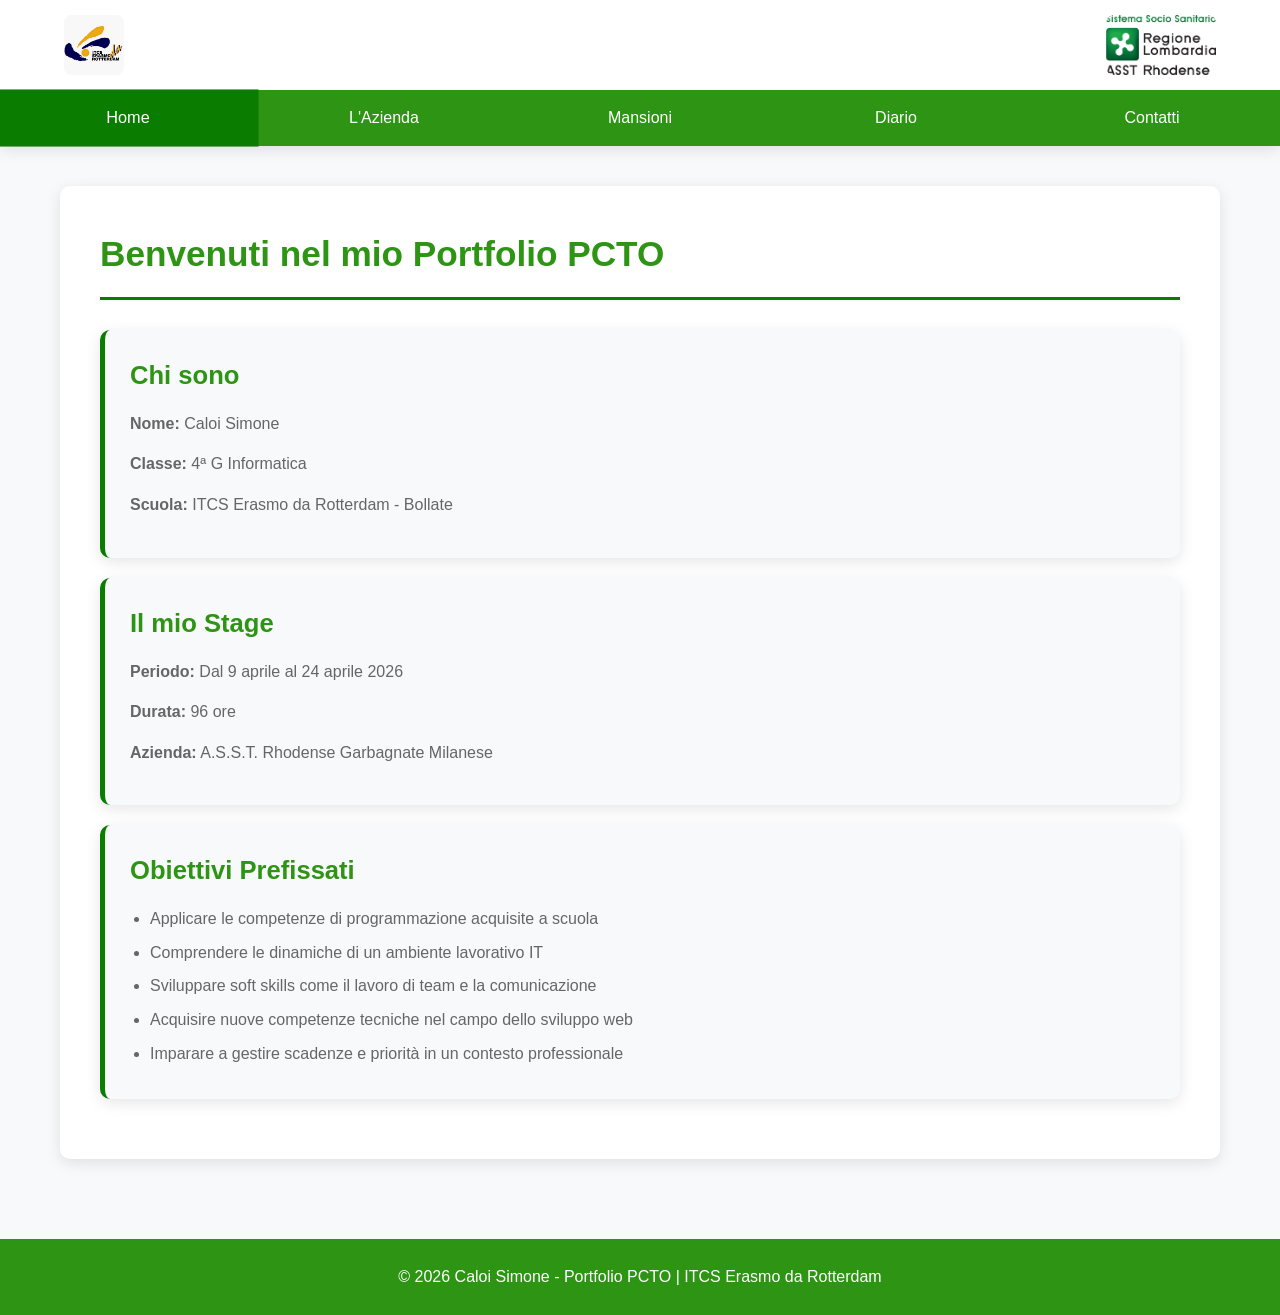
<file: index.html>
<!DOCTYPE html>
<html lang="it">
<head>
    <meta charset="UTF-8">
    <meta name="viewport" content="width=device-width, initial-scale=1.0">
    <title>Portfolio PCTO - Caloi Simone</title>
    <link rel="stylesheet" href="./style.css">
</head>
<body>
    <header class="header-principale">
        <div class="loghi-container">
            <img src="./foto.jpg" class="logo">
            <img src="./logo.png" alt="Logo Azienda" class="logo">
        </div>
        <nav class="nav-menu">
            <ul>
                <li><a href="./index.html" class="attivo">Home</a></li>
                <li><a href="./chi_siamo.html">L'Azienda</a></li>
                <li><a href="./mansioni.html">Mansioni</a></li>
                <li><a href="./diario.html">Diario</a></li>
                <li><a href="./contatti.html">Contatti</a></li>
            </ul>
        </nav>
    </header>

    <main>
       
        <section class="presentazione">
            <h1>Benvenuti nel mio Portfolio PCTO</h1>
            
            <div class="info-card">
                <h2>Chi sono</h2>
                <p><strong>Nome:</strong> Caloi Simone</p>
                <p><strong>Classe:</strong> 4ª G Informatica</p>
                <p><strong>Scuola:</strong> ITCS Erasmo da Rotterdam - Bollate</p>
            </div>

            <div class="info-card">
                <h2>Il mio Stage</h2>
                <p><strong>Periodo:</strong> Dal 9 aprile al 24 aprile 2026</p>
                <p><strong>Durata:</strong> 96 ore</p>
                <p><strong>Azienda:</strong> A.S.S.T. Rhodense Garbagnate Milanese</p>
            </div>

            <div class="info-card">
                <h2>Obiettivi Prefissati</h2>
                <ul>
                    <li>Applicare le competenze di programmazione acquisite a scuola</li>
                    <li>Comprendere le dinamiche di un ambiente lavorativo IT</li>
                    <li>Sviluppare soft skills come il lavoro di team e la comunicazione</li>
                    <li>Acquisire nuove competenze tecniche nel campo dello sviluppo web</li>
                    <li>Imparare a gestire scadenze e priorità in un contesto professionale</li>
                </ul>
            </div>
        </section>
    </main>

    <footer>
        <p>&copy; 2026 Caloi Simone - Portfolio PCTO | ITCS Erasmo da Rotterdam</p>
    </footer>
</body>
</html>
</file>
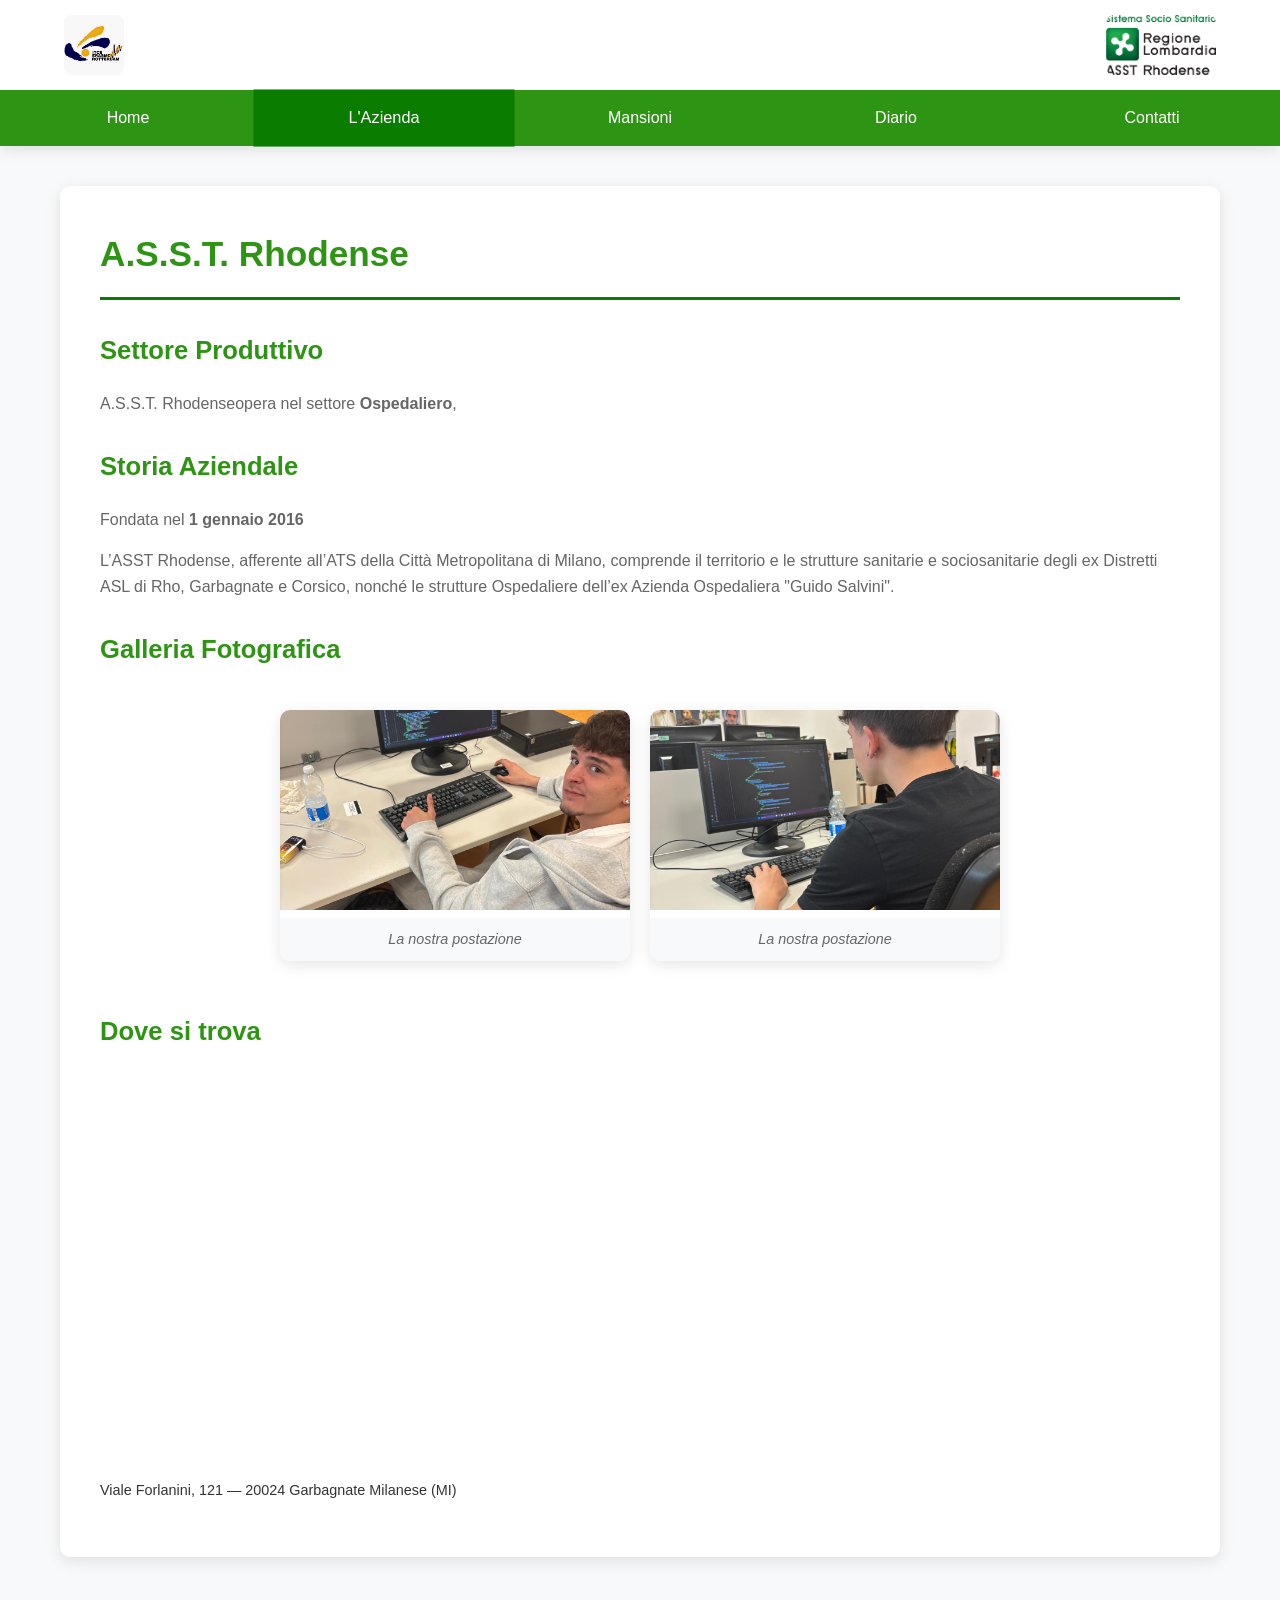
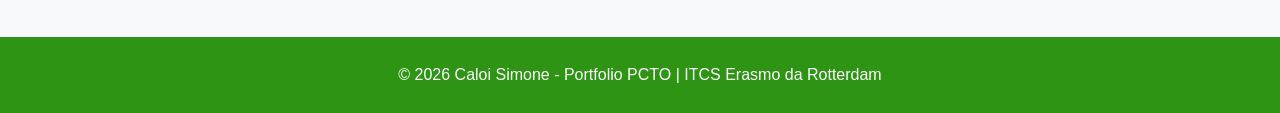
<file: chi_siamo.html>
<!DOCTYPE html>
<html lang="it">
<head>
    <meta charset="UTF-8">
    <meta name="viewport" content="width=device-width, initial-scale=1.0">
    <title>L'Azienda - Portfolio PCTO</title>
    <link rel="stylesheet" href="style.css">
</head>
<body>
    <header class="header-principale">
        <div class="loghi-container">
            <img src="foto.jpg" alt="Logo IIS Erasmo da Rotterdam" class="logo">
            <img src="logo.png" alt="Logo Azienda" class="logo">
        </div>
        <nav class="nav-menu">
            <ul>
                <li><a href="index.html">Home</a></li>
                <li><a href="chi_siamo.html" class="attivo">L'Azienda</a></li>
                <li><a href="mansioni.html">Mansioni</a></li>
                <li><a href="diario.html">Diario</a></li>
                <li><a href="contatti.html">Contatti</a></li>
            </ul>
        </nav>
    </header>

    <main>
        <section class="contenuto-pagina">
            <h1>A.S.S.T. Rhodense</h1>

            <article class="descrizione-azienda">
                <h2>Settore Produttivo</h2>
                <p>A.S.S.T. Rhodenseopera nel settore <strong>Ospedaliero</strong>, 
                </p>
                
            </article>

            <article class="storia-azienda">
                <h2>Storia Aziendale</h2>
                <p>Fondata nel <strong> 1 gennaio 2016</strong> </p>
                
                <p>L’ASST Rhodense, afferente all’ATS della Città Metropolitana di Milano, comprende il territorio e le strutture sanitarie e sociosanitarie degli ex Distretti ASL di Rho, Garbagnate e Corsico, nonché le strutture Ospedaliere dell’ex Azienda Ospedaliera "Guido Salvini".</p>
            </article>

            <section class="galleria">
                <h2>Galleria Fotografica</h2>
                <div class="galleria-grid">
                    <figure>
                        <img src="SECCHI.jpeg" alt="Gli uffici open space">
                        <figcaption>La nostra postazione</figcaption>
                    </figure>
                    <figure>
                        <img src="calo.jpeg" alt="Laboratorio tecnico">
                        <figcaption>La nostra postazione</figcaption>
                    </figure>
                </div>
            </section>

            <section>
      <h2>Dove si trova</h2>
      <div class="mappa-wrapper">
        <iframe
          src="https://www.google.com/maps/embed?pb=!1m18!1m12!1m3!1d2793.123456789!2d9.0757!3d45.5766!2m3!1f0!2f0!3f0!3m2!1i1024!2i768!4f13.1!3m3!1m2!1s0x4786bf4b6b6b6b6b%3A0x1234567890abcdef!2sOspedale%20di%20Garbagnate%20Milanese!5e0!3m2!1sit!2sit!4v1234567890"
          title="Mappa Ospedale ASST Rhodense — Garbagnate Milanese"
          allowfullscreen=""
          width="100%" 
                        height="400" 
                        style="border:0;" 
          loading="lazy"
          referrerpolicy="no-referrer-when-downgrade">
        </iframe>
      </div>
      <p style="font-size:0.9rem; color:var(--testo-muted);">
     Viale Forlanini, 121 — 20024 Garbagnate Milanese (MI)
      </p>
    </section>
                        
                        
    </main>

    <footer>
        <p>&copy; 2026 Caloi Simone - Portfolio PCTO | ITCS Erasmo da Rotterdam</p>
    </footer>
</body>
</html>
</file>
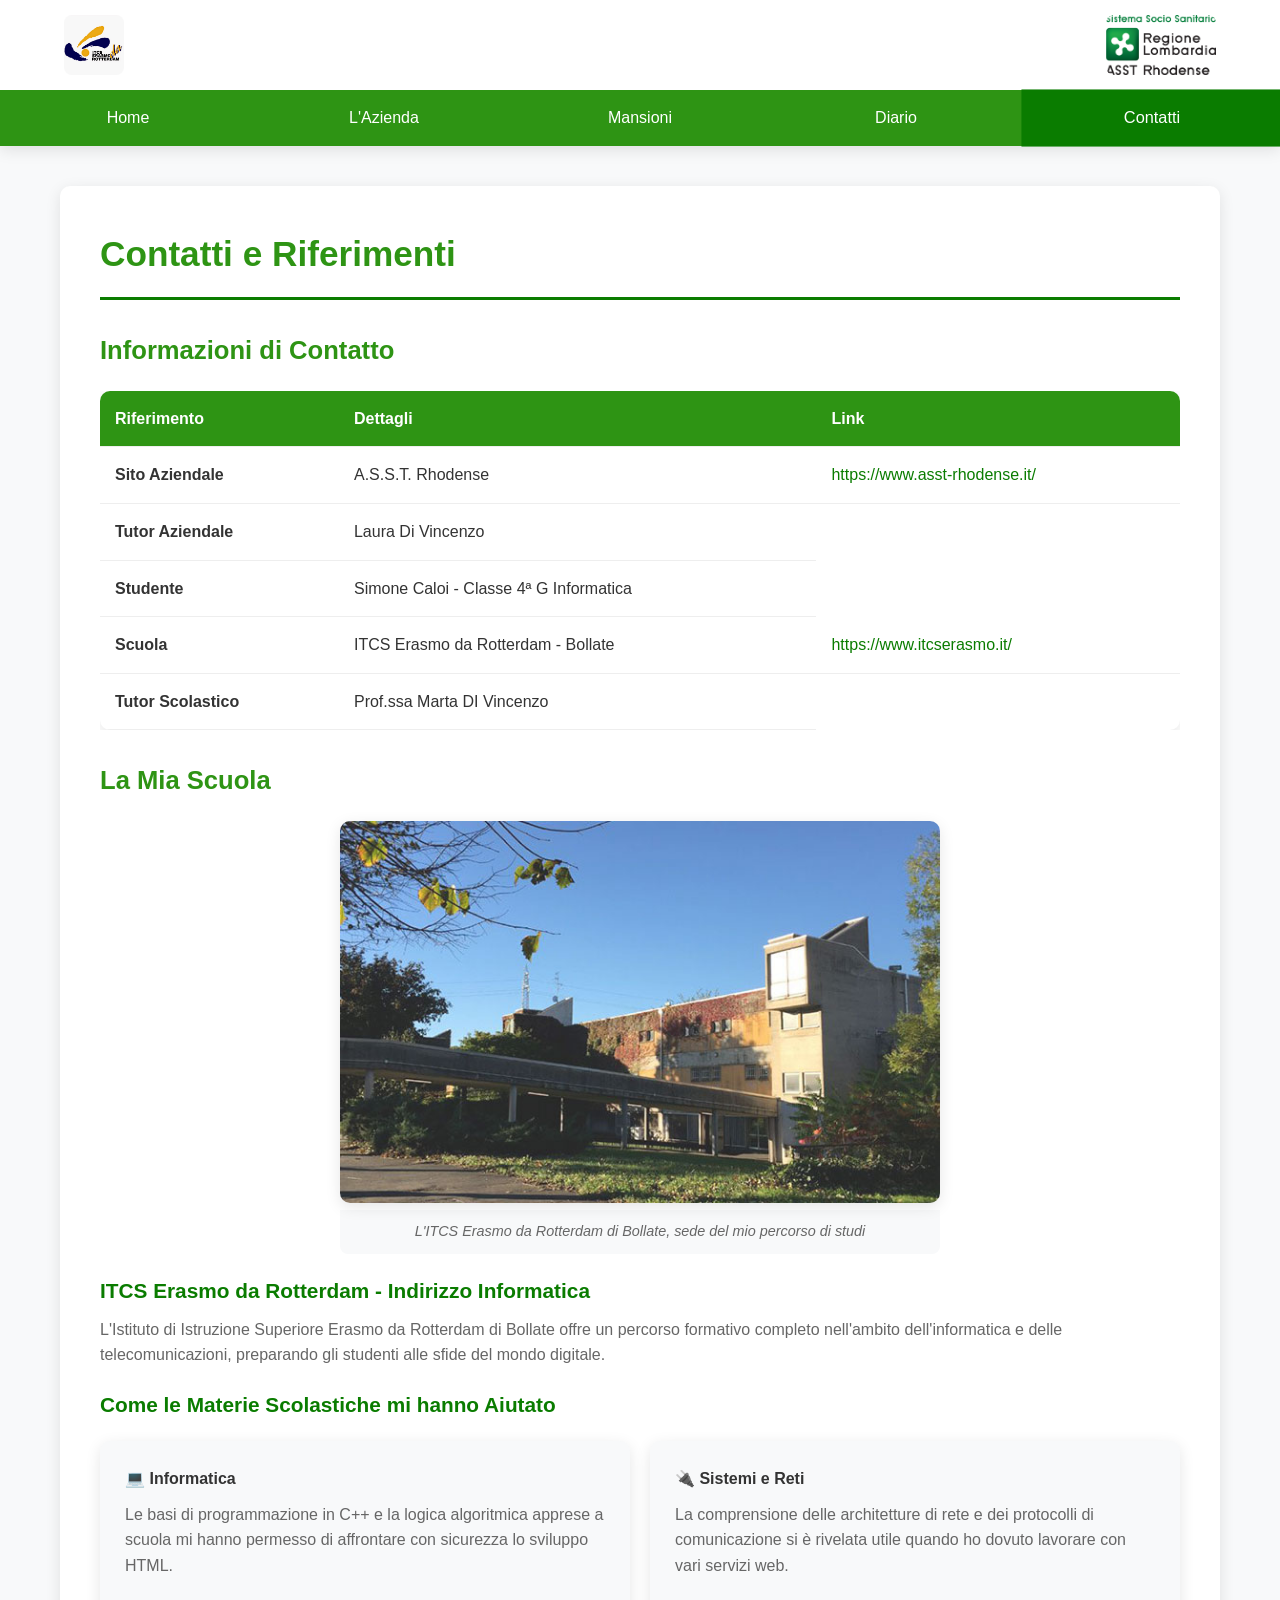
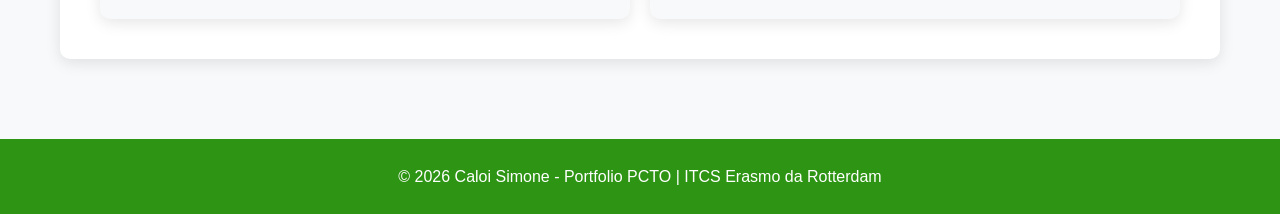
<file: contatti.html>
<!DOCTYPE html>
<html lang="it">
<head>
    <meta charset="UTF-8">
    <meta name="viewport" content="width=device-width, initial-scale=1.0">
    <title>Contatti - Portfolio PCTO</title>
    <link rel="stylesheet" href="style.css">
</head>
<body>
    <header class="header-principale">
        <div class="loghi-container">
            <img src="foto.jpg" alt="Logo IIS Erasmo da Rotterdam" class="logo">
            <img src="logo.png" alt="Logo Azienda" class="logo">
        </div>
        <nav class="nav-menu">
            <ul>
                <li><a href="./index.html">Home</a></li>
                <li><a href="./chi_siamo.html">L'Azienda</a></li>
                <li><a href="./mansioni.html">Mansioni</a></li>
                <li><a href="./diario.html">Diario</a></li>
                <li><a href="./contatti.html" class="attivo">Contatti</a></li>
            </ul>
        </nav>
    </header>

    <main>
        <section class="contenuto-pagina">
            <h1>Contatti e Riferimenti</h1>

            <article class="tabella-contatti-sezione">
                <h2>Informazioni di Contatto</h2>
                <div class="tabella-container">
                    <table class="tabella-contatti">
                        <thead>
                            <tr>
                                <th>Riferimento</th>
                                <th>Dettagli</th>
                                <th>Link</th>
                            </tr>
                        </thead>
                        <tbody>
                            <tr>
                                <td><strong>Sito Aziendale</strong></td>
                                <td>A.S.S.T. Rhodense</td>
                                <td><a href="https://www.asst-rhodense.it/" target="_blank">https://www.asst-rhodense.it/</a></td>
                            </tr>
                            <tr>
                                <td><strong>Tutor Aziendale</strong></td>
                                <td>Laura Di Vincenzo</td>
                            </tr>
                            <tr>
                                <td><strong>Studente</strong></td>
                                <td>Simone Caloi - Classe 4ª G Informatica</td>
                            </tr>
                            <tr>
                                <td><strong>Scuola</strong></td>
                                <td>ITCS Erasmo da Rotterdam - Bollate</td>
                                <td><a href="https://www.itcserasmo.it/" target="_blank">https://www.itcserasmo.it/</a></td>
                            </tr>
                            <tr>
                                <td><strong>Tutor Scolastico</strong></td>
                                <td>Prof.ssa Marta DI Vincenzo</td>
                            </tr>
                        </tbody>
                    </table>
                </div>
            </article>

            <article class="scuola-sezione">
                <h2>La Mia Scuola</h2>
                <figure class="scuola-foto">
                    <img src="scuola.jpg" alt="Edificio IIS Erasmo da Rotterdam">
                    <figcaption>L'ITCS Erasmo da Rotterdam di Bollate, sede del mio percorso di studi</figcaption>
                </figure>

                <div class="scuola-descrizione">
                    <h3>ITCS Erasmo da Rotterdam - Indirizzo Informatica</h3>
                    <p>L'Istituto di Istruzione Superiore Erasmo da Rotterdam di Bollate offre 
                    un percorso formativo completo nell'ambito dell'informatica e delle telecomunicazioni, 
                    preparando gli studenti alle sfide del mondo digitale.</p>

                    <h3>Come le Materie Scolastiche mi hanno Aiutato</h3>
                    <div class="materie-grid">
                        <div class="materia-card">
                            <h4>💻 Informatica</h4>
                            <p>Le basi di programmazione in C++ e la logica algoritmica apprese 
                            a scuola mi hanno permesso di affrontare con sicurezza lo sviluppo 
                            HTML.</p>
                        </div>
                        <div class="materia-card">
                            <h4>🔌 Sistemi e Reti</h4>
                            <p>La comprensione delle architetture di rete e dei protocolli di 
                            comunicazione si è rivelata utile quando ho dovuto lavorare 
                            con vari servizi web.</p>
                        </div>
                </div>
            </article>
        </section>
    </main>

    <footer>
        <p>&copy; 2026 Caloi Simone - Portfolio PCTO | ITCS Erasmo da Rotterdam</p>
    </footer>
</body>
</html>
</file>
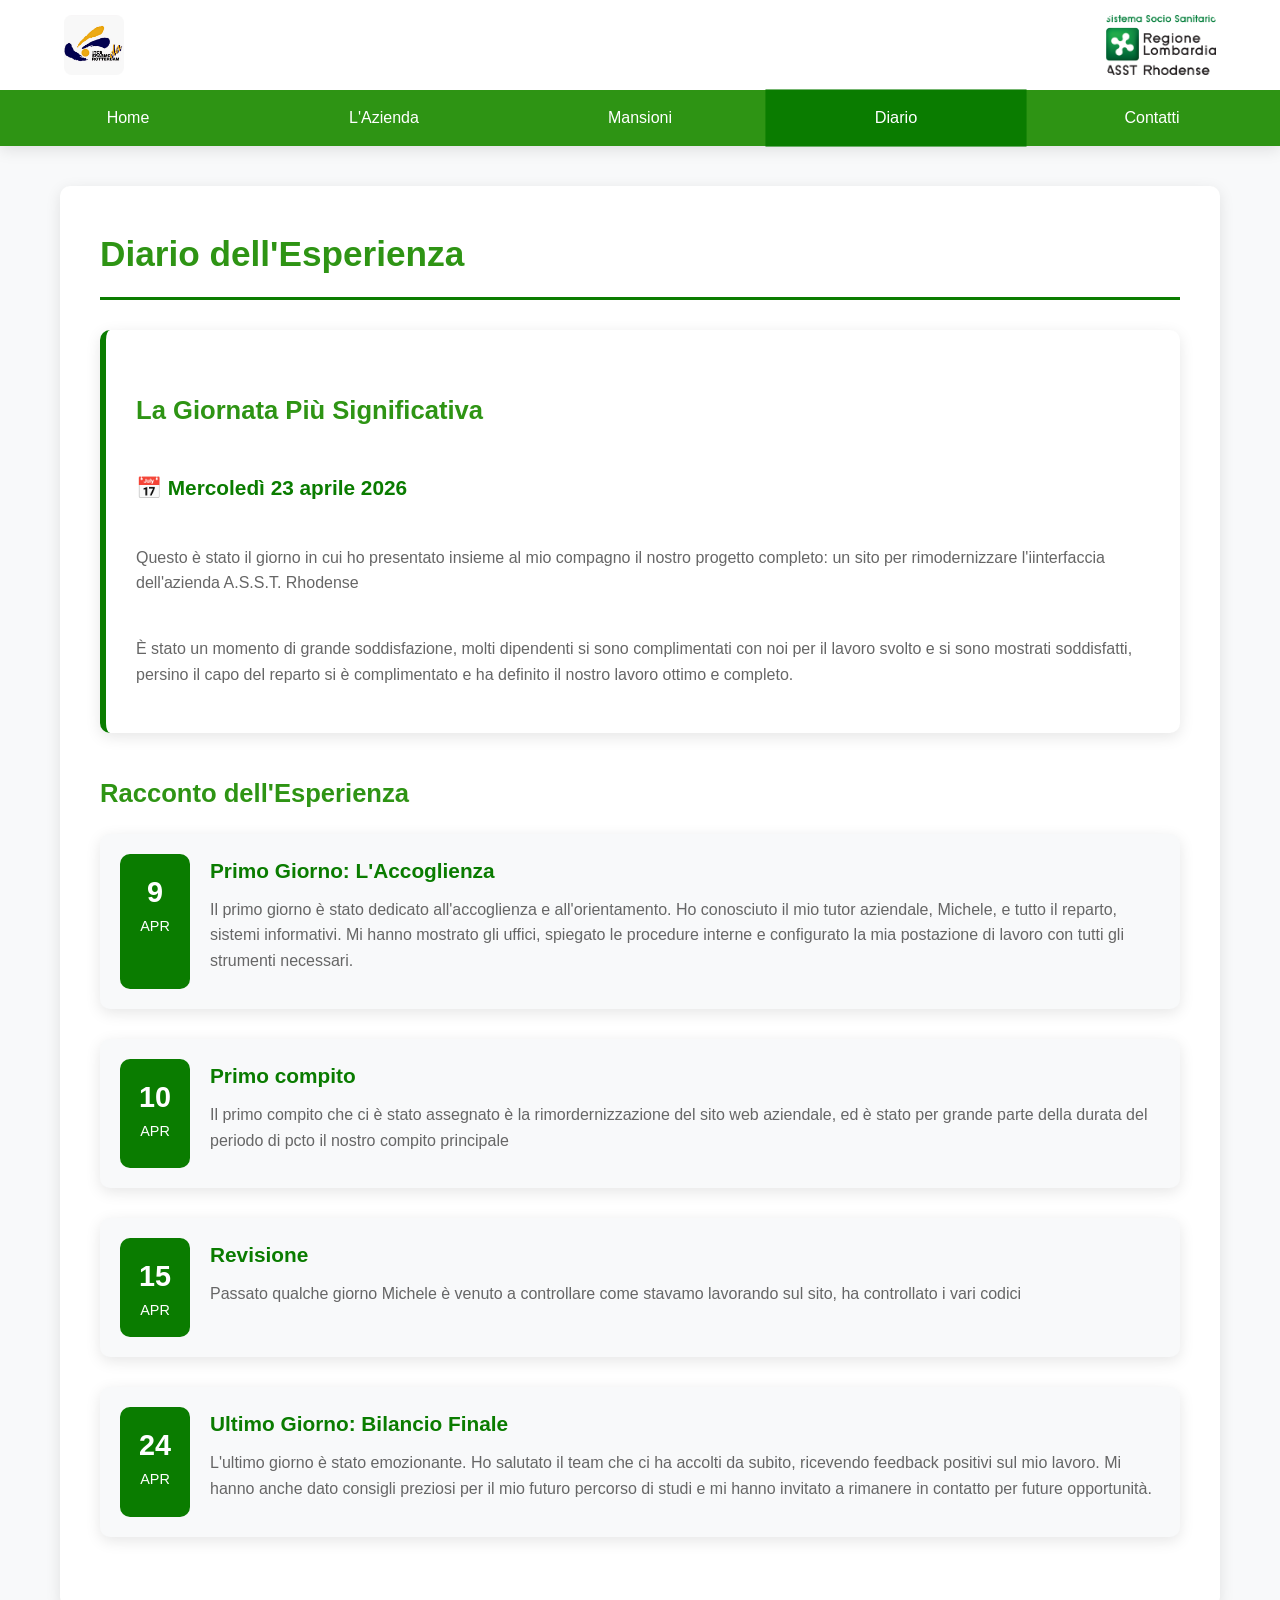
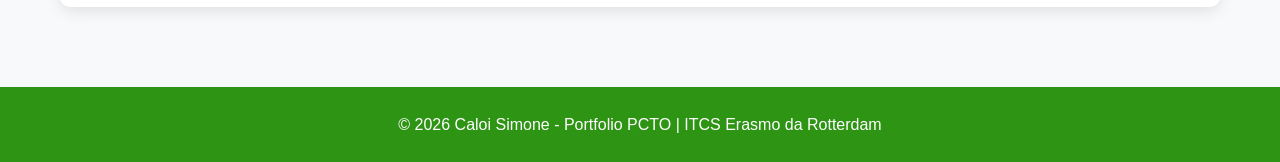
<file: diario.html>
<!DOCTYPE html>
<html lang="it">
<head>
    <meta charset="UTF-8">
    <meta name="viewport" content="width=device-width, initial-scale=1.0">
    <title>Diario - Portfolio PCTO</title>
    <link rel="stylesheet" href="style.css">
</head>
<body>
    <header class="header-principale">
        <div class="loghi-container">
            <img src="foto.jpg" alt="Logo IIS Erasmo da Rotterdam" class="logo">
            <img src="logo.png" alt="Logo Azienda" class="logo">
        </div>
        <nav class="nav-menu">
            <ul>
                <li><a href="./index.html">Home</a></li>
                <li><a href="./chi_siamo.html">L'Azienda</a></li>
                <li><a href="./mansioni.html">Mansioni</a></li>
                <li><a href="./diario.html" class="attivo">Diario</a></li>
                <li><a href="./contatti.html">Contatti</a></li>
            </ul>
        </nav>
    </header>

    <main>
        <section class="contenuto-pagina">
            <h1>Diario dell'Esperienza</h1>


            <article class="giornata-speciale">
                <h2>La Giornata Più Significativa</h2>
                <div class="top-day-content">
                    
                    <div class="top-day-testo">
                        <h3>📅 Mercoledì 23 aprile 2026</h3>
                        
                        <h4>Aspetto Tecnico</h4>
                        <p>Questo è stato il giorno in cui ho presentato insieme al mio compagno il nostro progetto 
                        completo: un sito per rimodernizzare l'iinterfaccia dell'azienda A.S.S.T. Rhodense </p>
                        
                        <h4>Aspetto Emotivo e Formativo</h4>
                        <p>È stato un momento di grande soddisfazione, molti dipendenti si sono complimentati con noi per il lavoro svolto e si sono mostrati soddisfatti, persino il capo del reparto si è complimentato e ha definito il nostro lavoro ottimo e completo.</p>
                    </div>
                </div>
            </article>

            <!-- Storytelling visivo -->
            <article class="diario-entries">
                <h2>Racconto dell'Esperienza</h2>

                <div class="entry">
                    <div class="entry-data">
                        <span class="giorno">9</span>
                        <span class="mese">APR</span>
                    </div>
                    <div class="entry-contenuto">
                        <h3>Primo Giorno: L'Accoglienza</h3>
                        <p>Il primo giorno è stato dedicato all'accoglienza e all'orientamento. 
                        Ho conosciuto il mio tutor aziendale, Michele, e tutto il reparto, sistemi informativi. 
                        Mi hanno mostrato gli uffici, spiegato le procedure interne e configurato 
                        la mia postazione di lavoro con tutti gli strumenti necessari.</p>
                    </div>
                </div>

                <div class="entry">
                    <div class="entry-data">
                        <span class="giorno">10</span>
                        <span class="mese">APR</span>
                    </div>
                    <div class="entry-contenuto">
                        <h3>Primo compito</h3>
                        <p>Il primo compito che ci è stato assegnato è la rimordernizzazione del sito web aziendale, ed è stato per grande parte della durata del periodo di pcto il nostro compito principale</p>
                    </div>
                </div>

                <div class="entry">
                    <div class="entry-data">
                        <span class="giorno">15</span>
                        <span class="mese">APR</span>
                    </div>
                    <div class="entry-contenuto">
                        <h3>Revisione</h3>
                        <p>Passato qualche giorno Michele è venuto a controllare come stavamo lavorando sul sito, ha controllato i vari codici</p>
                    </div>
                </div>

                <div class="entry">
                    <div class="entry-data">
                        <span class="giorno">24</span>
                        <span class="mese">APR</span>
                    </div>
                    <div class="entry-contenuto">
                        <h3>Ultimo Giorno: Bilancio Finale</h3>
                        <p>L'ultimo giorno è stato emozionante. Ho salutato il team che ci ha 
                        accolti da subito, ricevendo feedback positivi sul mio lavoro. 
                        Mi hanno anche dato consigli preziosi per il mio futuro percorso di studi 
                        e mi hanno invitato a rimanere in contatto per future opportunità.</p>
                    </div>
                </div>
            </article>
        </section>
    </main>

    <footer>
        <p>&copy; 2026 Caloi Simone - Portfolio PCTO | ITCS Erasmo da Rotterdam</p>
    </footer>
</body>
</html>
</file>
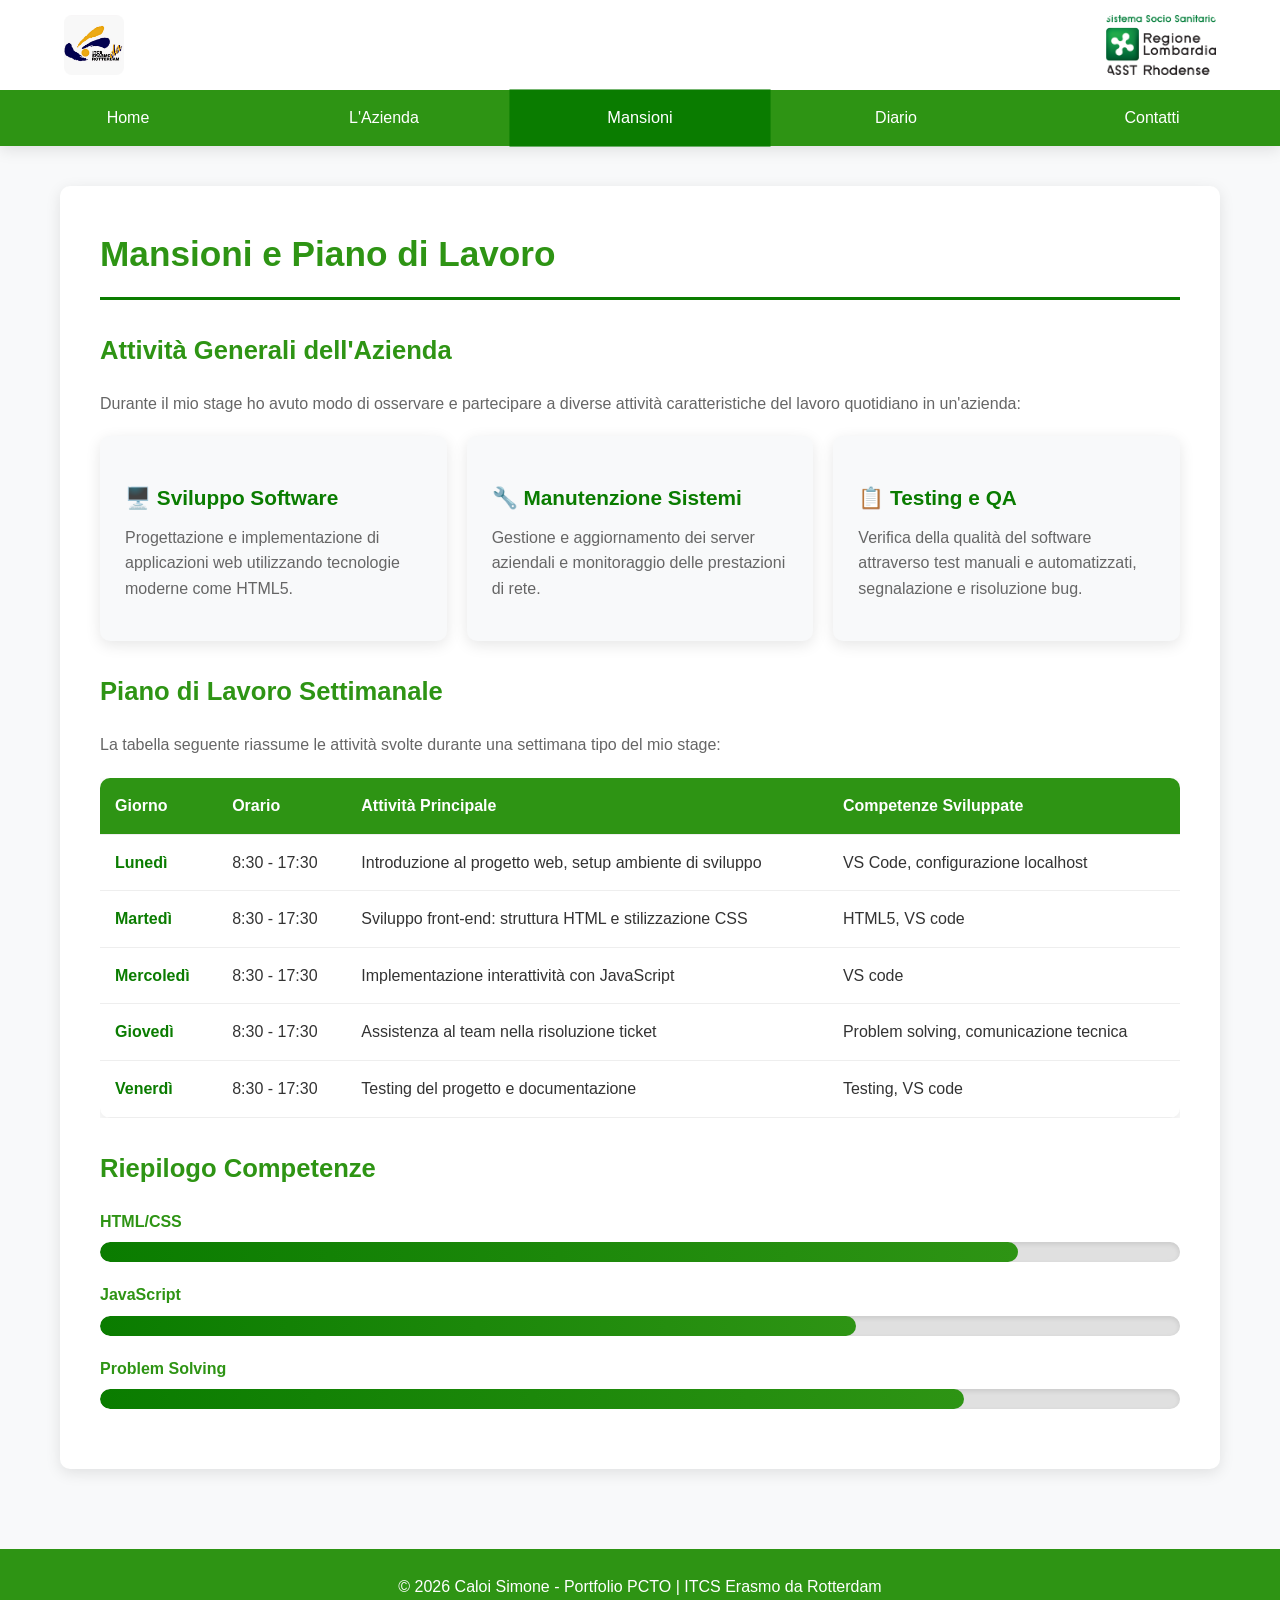
<file: mansioni.html>
<!DOCTYPE html>
<html lang="it">
<head>
    <meta charset="UTF-8">
    <meta name="viewport" content="width=device-width, initial-scale=1.0">
    <title>Mansioni - Portfolio PCTO</title>
    <link rel="stylesheet" href="style.css">
</head>
<body>
    <header class="header-principale">
        <div class="loghi-container">
            <img src="foto.jpg" alt="Logo IIS Erasmo da Rotterdam" class="logo">
            <img src="logo.png" alt="Logo Azienda" class="logo">
        </div>
        <nav class="nav-menu">
            <ul>
                <li><a href="./index.html">Home</a></li>
                <li><a href="./chi_siamo.html">L'Azienda</a></li>
                <li><a href="./mansioni.html" class="attivo">Mansioni</a></li>
                <li><a href="./diario.html">Diario</a></li>
                <li><a href="./contatti.html">Contatti</a></li>
            </ul>
        </nav>
    </header>

    <main>
        <section class="contenuto-pagina">
            <h1>Mansioni e Piano di Lavoro</h1>

            <article class="attivita-aziendali">
                <h2>Attività Generali dell'Azienda</h2>
                <p>Durante il mio stage ho avuto modo di osservare e partecipare a diverse attività 
                caratteristiche del lavoro quotidiano in un'azienda:</p>
                
                <div class="attivita-grid">
                    <div class="attivita-card">
                        <h3>🖥️ Sviluppo Software</h3>
                        <p>Progettazione e implementazione di applicazioni web utilizzando 
                        tecnologie moderne come HTML5.</p>
                    </div>
                    <div class="attivita-card">
                        <h3>🔧 Manutenzione Sistemi</h3>
                        <p>Gestione e aggiornamento dei server aziendali
                        e monitoraggio delle prestazioni di rete.</p>
                    </div>
                    <div class="attivita-card">
                        <h3>📋 Testing e QA</h3>
                        <p>Verifica della qualità del software attraverso test manuali e 
                        automatizzati, segnalazione e risoluzione bug.</p>
                    </div>
                </div>
            </article>

            <article class="piano-lavoro">
                <h2>Piano di Lavoro Settimanale</h2>
                <p>La tabella seguente riassume le attività svolte durante una settimana tipo del mio stage:</p>
                
                <div class="tabella-container">
                    <table class="tabella-piano">
                        <thead>
                            <tr>
                                <th>Giorno</th>
                                <th>Orario</th>
                                <th>Attività Principale</th>
                                <th>Competenze Sviluppate</th>
                            </tr>
                        </thead>
                        <tbody>
                            <tr>
                                <td>Lunedì</td>
                                <td>8:30 - 17:30</td>
                                <td>Introduzione al progetto web, setup ambiente di sviluppo</td>
                                <td>VS Code, configurazione localhost</td>
                            </tr>
                            <tr>
                                <td>Martedì</td>
                                <td>8:30 - 17:30</td>
                                <td>Sviluppo front-end: struttura HTML e stilizzazione CSS</td>
                                <td>HTML5, VS code</td>
                            </tr>
                            <tr>
                                <td>Mercoledì</td>
                                <td>8:30 - 17:30</td>
                                <td>Implementazione interattività con JavaScript</td>
                                <td> VS code</td>
                            </tr>
                            <tr>
                                <td>Giovedì</td>
                                <td>8:30 - 17:30</td>
                                <td>Assistenza al team nella risoluzione ticket</td>
                                <td>Problem solving, comunicazione tecnica</td>
                            </tr>
                            <tr>
                                <td>Venerdì</td>
                                <td>8:30 - 17:30</td>
                                <td>Testing del progetto e documentazione</td>
                                <td>Testing, VS code</td>
                            </tr>
                        </tbody>
                    </table>
                </div>
            </article>

            <article class="competenze-acquisite">
                <h2>Riepilogo Competenze</h2>
                <div class="competenze-lista">
                    <div class="competenza">
                        <span class="competenza-nome">HTML/CSS</span>
                        <div class="barra-progresso">
                            <div class="progresso" style="width: 85%;"></div>
                        </div>
                    </div>
                    <div class="competenza">
                        <span class="competenza-nome">JavaScript</span>
                        <div class="barra-progresso">
                            <div class="progresso" style="width: 70%;"></div>
                        </div>
                    </div>
                    </div>
                    <div class="competenza">
                        <span class="competenza-nome">Problem Solving</span>
                        <div class="barra-progresso">
                            <div class="progresso" style="width: 80%;"></div>
                        </div>
                    </div>
                </div>
            </article>
        </section>
    </main>

    <footer>
        <p>&copy; 2026 Caloi Simone - Portfolio PCTO | ITCS Erasmo da Rotterdam</p>
    </footer>
</body>
</html>
</file>
<file: style.css>
/* ========================================
   RESET E VARIABILI
======================================== */
* {
    margin: 0;
    padding: 0;
    box-sizing: border-box;
}

:root {
    --colore-primario: #2e9414;
    --colore-secondario: #0a7c00;
    --colore-accento: #ffffff;
    --colore-sfondo: #f8f9fa;
    --colore-testo: #333;
    --colore-testo-chiaro: #666;
    --bianco: #fff;
    --ombra: 0 4px 15px rgba(0, 0, 0, 0.1);
    --ombra-hover: 0 8px 25px rgba(0, 0, 0, 0.15);
    --transizione: all 0.3s ease;
    --border-radius: 10px;
}

body {
    font-family: 'Segoe UI', Tahoma, Geneva, Verdana, sans-serif;
    line-height: 1.6;
    color: var(--colore-testo);
    background-color: var(--colore-sfondo);
}

/* ========================================
   HEADER E NAVIGAZIONE
======================================== */
.header-principale {
    background-color: var(--bianco);
    box-shadow: var(--ombra);
    position: sticky;
    top: 0;
    z-index: 1000;
}

.loghi-container {
    display: flex;
    justify-content: space-between;
    align-items: center;
    padding: 15px 5%;
    max-width: 1400px;
    margin: 0 auto;
}

.logo {
    height: 60px;
    width: auto;
    transition: var(--transizione);
}

.logo:hover {
    transform: scale(1.05);
}

/* Menu di navigazione con Flexbox */
.nav-menu {
    background-color: var(--colore-primario);
}

.nav-menu ul {
    display: flex;
    justify-content: space-around;
    align-items: center;
    list-style: none;
    max-width: 1400px;
    margin: 0 auto;
    padding: 0;
}

.nav-menu li {
    flex: 1;
    text-align: center;
}

.nav-menu a {
    display: block;
    color: var(--bianco);
    text-decoration: none;
    padding: 15px 20px;
    font-weight: 500;
    transition: var(--transizione);
}

.nav-menu a:hover,
.nav-menu a.attivo {
    background-color: var(--colore-secondario);
    transform: scale(1.02);
}

/* ========================================
   CONTENUTO PRINCIPALE
======================================== */
main {
    max-width: 1200px;
    margin: 0 auto;
    padding: 40px 20px;
}

.contenuto-pagina {
    background-color: var(--bianco);
    border-radius: var(--border-radius);
    padding: 40px;
    box-shadow: var(--ombra);
}

h1 {
    color: var(--colore-primario);
    font-size: 2.2rem;
    margin-bottom: 30px;
    padding-bottom: 15px;
    border-bottom: 3px solid var(--colore-secondario);
}

h2 {
    color: var(--colore-primario);
    font-size: 1.6rem;
    margin: 30px 0 20px;
}

h3 {
    color: var(--colore-secondario);
    font-size: 1.3rem;
    margin: 20px 0 10px;
}

p {
    margin-bottom: 15px;
    color: var(--colore-testo-chiaro);
}

/* ========================================
   HOME PAGE
======================================== */
.hero figure {
    margin-bottom: 30px;
}

.hero img {
    width: 100%;
    max-height: 400px;
    object-fit: cover;
    border-radius: var(--border-radius);
    box-shadow: var(--ombra);
}

.presentazione {
    background-color: var(--bianco);
    border-radius: var(--border-radius);
    padding: 40px;
    box-shadow: var(--ombra);
}

.info-card {
    background-color: var(--colore-sfondo);
    border-radius: var(--border-radius);
    padding: 25px;
    margin-bottom: 20px;
    border-left: 5px solid var(--colore-secondario);
    box-shadow: var(--ombra);
    transition: var(--transizione);
}

.info-card:hover {
    transform: translateX(5px);
    box-shadow: var(--ombra-hover);
}

.info-card h2 {
    margin-top: 0;
    margin-bottom: 15px;
}

.info-card ul {
    margin-left: 20px;
}

.info-card li {
    margin-bottom: 8px;
    color: var(--colore-testo-chiaro);
}

/* ========================================
   IMMAGINI RESPONSIVE
======================================== */
img {
    max-width: 100%;
    height: auto;
    border-radius: 8px;
    transition: var(--transizione);
}

img:hover {
    transform: scale(1.05);
    box-shadow: var(--ombra-hover);
}

figure {
    margin: 20px 0;
}

figcaption {
    font-style: italic;
    color: var(--colore-testo-chiaro);
    text-align: center;
    padding: 10px;
    font-size: 0.9rem;
    background-color: var(--colore-sfondo);
    border-radius: 0 0 8px 8px;
}

/* ========================================
   GALLERIA FOTOGRAFICA
======================================== */
.galleria-grid {
    display: flex;
    flex-wrap: wrap;
    gap: 20px;
    justify-content: center;
}

.galleria-grid figure {
    flex: 1 1 300px;
    max-width: 350px;
    background-color: var(--bianco);
    border-radius: var(--border-radius);
    overflow: hidden;
    box-shadow: var(--ombra);
    transition: var(--transizione);
}

.galleria-grid figure:hover {
    transform: translateY(-5px);
    box-shadow: var(--ombra-hover);
}

.galleria-grid img {
    width: 100%;
    height: 200px;
    object-fit: cover;
    border-radius: 0;
}

.galleria-grid img:hover {
    transform: scale(1.02);
}

/* ========================================
   MAPPA
======================================== */
.mappa-container {
    border-radius: var(--border-radius);
    overflow: hidden;
    box-shadow: var(--ombra);
    margin-top: 20px;
}

.mappa-container iframe {
    display: block;
}

/* ========================================
   TABELLE
======================================== */
.tabella-container {
    overflow-x: auto;
    margin: 20px 0;
}

.tabella-piano,
.tabella-contatti {
    width: 100%;
    border-collapse: collapse;
    background-color: var(--bianco);
    box-shadow: var(--ombra);
    border-radius: var(--border-radius);
    overflow: hidden;
}

.tabella-piano th,
.tabella-piano td,
.tabella-contatti th,
.tabella-contatti td {
    padding: 15px;
    text-align: left;
    border-bottom: 1px solid #eee;
}

.tabella-piano th,
.tabella-contatti th {
    background-color: var(--colore-primario);
    color: var(--bianco);
    font-weight: 600;
}

.tabella-piano tr:hover,
.tabella-contatti tr:hover {
    background-color: var(--colore-sfondo);
}

.tabella-piano td:first-child {
    font-weight: 600;
    color: var(--colore-secondario);
}

.tabella-contatti a {
    color: var(--colore-secondario);
    text-decoration: none;
    transition: var(--transizione);
}

.tabella-contatti a:hover {
    color: var(--colore-accento);
    text-decoration: underline;
}

/* ========================================
   ATTIVITÀ E CARD
======================================== */
.attivita-grid,
.materie-grid {
    display: flex;
    flex-wrap: wrap;
    gap: 20px;
    margin-top: 20px;
}

.attivita-card,
.materia-card {
    flex: 1 1 250px;
    background-color: var(--colore-sfondo);
    padding: 25px;
    border-radius: var(--border-radius);
    box-shadow: var(--ombra);
    transition: var(--transizione);
}

.attivita-card:hover,
.materia-card:hover {
    transform: translateY(-5px);
    box-shadow: var(--ombra-hover);
}

.attivita-card h3,
.materia-card h4 {
    margin-bottom: 10px;
}

/* ========================================
   BARRE DI PROGRESSO COMPETENZE
======================================== */
.competenze-lista {
    margin-top: 20px;
}

.competenza {
    margin-bottom: 20px;
}

.competenza-nome {
    display: block;
    margin-bottom: 8px;
    font-weight: 600;
    color: var(--colore-primario);
}

.barra-progresso {
    height: 20px;
    background-color: #e0e0e0;
    border-radius: 10px;
    overflow: hidden;
    box-shadow: inset 0 2px 5px rgba(0, 0, 0, 0.1);
}

.progresso {
    height: 100%;
    background: linear-gradient(90deg, var(--colore-secondario), var(--colore-primario));
    border-radius: 10px;
    transition: width 1s ease;
}

/* ========================================
   GIORNATA SPECIALE (TOP DAY)
======================================== */
.giornata-speciale {
    border-radius: var(--border-radius);
    box-shadow: var(--ombra);
    padding: 30px;
    border-left: 6px solid var(--colore-secondario);
    background-color: var(--bianco);
    margin-bottom: 40px;
    position: relative;
}

.top-day-badge {
    position: absolute;
    top: -10px;
    right: 20px;
    background: linear-gradient(135deg, #2e9414, #2e9414);
    color: var(--colore-primario);
    padding: 8px 20px;
    border-radius: 20px;
    font-weight: bold;
    font-size: 0.9rem;
    box-shadow: var(--ombra);
}

.top-day-content {
    display: flex;
    flex-wrap: wrap;
    gap: 30px;
    margin-top: 20px;
}

.top-day-foto {
    flex: 1 1 300px;
    max-width: 400px;
}

.top-day-foto img {
    width: 100%;
    border-radius: var(--border-radius);
    box-shadow: var(--ombra);
}

.top-day-testo {
    flex: 1 1 400px;
}

.top-day-testo h4 {
    color: var(--colore-accento);
    margin-top: 15px;
}

/* ========================================
   DIARIO ENTRIES
======================================== */
.diario-entries {
    margin-top: 40px;
}

.entry {
    display: flex;
    gap: 20px;
    margin-bottom: 30px;
    padding: 20px;
    background-color: var(--colore-sfondo);
    border-radius: var(--border-radius);
    box-shadow: var(--ombra);
    transition: var(--transizione);
}

.entry:hover {
    transform: translateX(5px);
    box-shadow: var(--ombra-hover);
}

.entry-data {
    flex-shrink: 0;
    width: 70px;
    text-align: center;
    padding: 15px 10px;
    background-color: var(--colore-secondario);
    border-radius: var(--border-radius);
    color: var(--bianco);
}

.entry-data .giorno {
    display: block;
    font-size: 1.8rem;
    font-weight: bold;
}

.entry-data .mese {
    display: block;
    font-size: 0.9rem;
    text-transform: uppercase;
}

.entry-contenuto {
    flex: 1;
}

.entry-contenuto h3 {
    margin-top: 0;
}

.entry-foto {
    float: right;
    width: 200px;
    margin: 0 0 15px 20px;
}

.entry-foto img {
    width: 100%;
}

/* ========================================
   RIFLESSIONI E CITAZIONI
======================================== */
.riflessioni {
    margin-top: 40px;
    padding: 30px;
    background: linear-gradient(135deg, var(--colore-primario), var(--colore-secondario));
    border-radius: var(--border-radius);
    color: var(--bianco);
}

.riflessioni h2 {
    color: var(--bianco);
    border-bottom: 2px solid rgba(257, 180, 26, 0.5);
    padding-bottom: 10px;
}

blockquote {
    font-style: italic;
    font-size: 1.2rem;
    line-height: 1.8;
    padding: 20px;
    border-left: 4px solid rgba(57, 180, 26, 0.5);
    margin: 20px 0;
}

/* ========================================
   PAGINA CONTATTI
======================================== */
.scuola-foto {
    max-width: 600px;
    margin: 20px auto;
}

.scuola-foto img {
    width: 100%;
    border-radius: var(--border-radius);
    box-shadow: var(--ombra);
}

.ringraziamenti {
    margin-top: 40px;
    padding: 30px;
    background-color: var(--colore-sfondo);
    border-radius: var(--border-radius);
    border-left: 5px solid var(--colore-secondario);
}

.ringraziamenti ul {
    margin-left: 20px;
    margin-top: 15px;
}

.ringraziamenti li {
    margin-bottom: 10px;
    color: var(--colore-testo-chiaro);
}

/* ========================================
   FOOTER
======================================== */
footer {
    background-color: var(--colore-primario);
    color: var(--bianco);
    text-align: center;
    padding: 25px;
    margin-top: 40px;
}

footer p {
    color: var(--bianco);
    margin: 0;
}

/* ========================================
   MEDIA QUERIES - RESPONSIVE DESIGN
======================================== */
@media screen and (max-width: 768px) {
    .loghi-container {
        flex-direction: column;
        gap: 15px;
    }

    .logo {
        height: 50px;
    }

    .nav-menu ul {
        flex-direction: column;
    }

    .nav-menu a {
        padding: 12px;
        border-bottom: 1px solid rgba(255, 255, 255, 0.1);
    }

    .contenuto-pagina {
        padding: 20px;
    }

    h1 {
        font-size: 1.8rem;
    }

    h2 {
        font-size: 1.4rem;
    }

    .top-day-content {
        flex-direction: column;
    }

    .top-day-foto {
        max-width: 100%;
    }

    .entry {
        flex-direction: column;
    }

    .entry-data {
        width: 100%;
        display: flex;
        justify-content: center;
        gap: 10px;
    }

    .entry-data .giorno,
    .entry-data .mese {
        display: inline;
    }

    .entry-foto {
        float: none;
        width: 100%;
        margin: 15px 0;
    }

    .galleria-grid figure {
        flex: 1 1 100%;
        max-width: 100%;
    }

    .attivita-card,
    .materia-card {
        flex: 1 1 100%;
    }

    .tabella-piano th,
    .tabella-piano td,
    .tabella-contatti th,
    .tabella-contatti td {
        padding: 10px;
        font-size: 0.9rem;
    }

    .top-day-badge {
        position: relative;
        top: 0;
        right: 0;
        display: inline-block;
        margin-bottom: 15px;
    }
}

@media screen and (max-width: 480px) {
    main {
        padding: 20px 10px;
    }

    .contenuto-pagina {
        padding: 15px;
    }

    h1 {
        font-size: 1.5rem;
    }

    .info-card {
        padding: 15px;
    }

    blockquote {
        font-size: 1rem;
        padding: 15px;
    }
}

/* ========================================
   EFFETTI HOVER AGGIUNTIVI
======================================== */
a {
    color: var(--colore-secondario);
    transition: var(--transizione);
}

a:hover {
    color: var(--colore-accento);
}

/* Pulsanti stilizzati per eventuali link */
.btn {
    display: inline-block;
    padding: 12px 25px;
    background-color: var(--colore-secondario);
    color: var(--bianco);
    text-decoration: none;
    border-radius: 25px;
    font-weight: 600;
    transition: var(--transizione);
    box-shadow: var(--ombra);
}

.btn:hover {
    background-color: var(--colore-primario);
    transform: scale(1.05);
    box-shadow: var(--ombra-hover);
    color: var(--bianco);
}

/* Animazione di caricamento per elementi */
@keyframes fadeIn {
    from {
        opacity: 0;
        transform: translateY(20px);
    }
    to {
        opacity: 1;
        transform: translateY(0);
    }
}

.info-card,
.attivita-card,
.materia-card,
.entry {
    animation: fadeIn 0.5s ease forwards;
}
</file>
